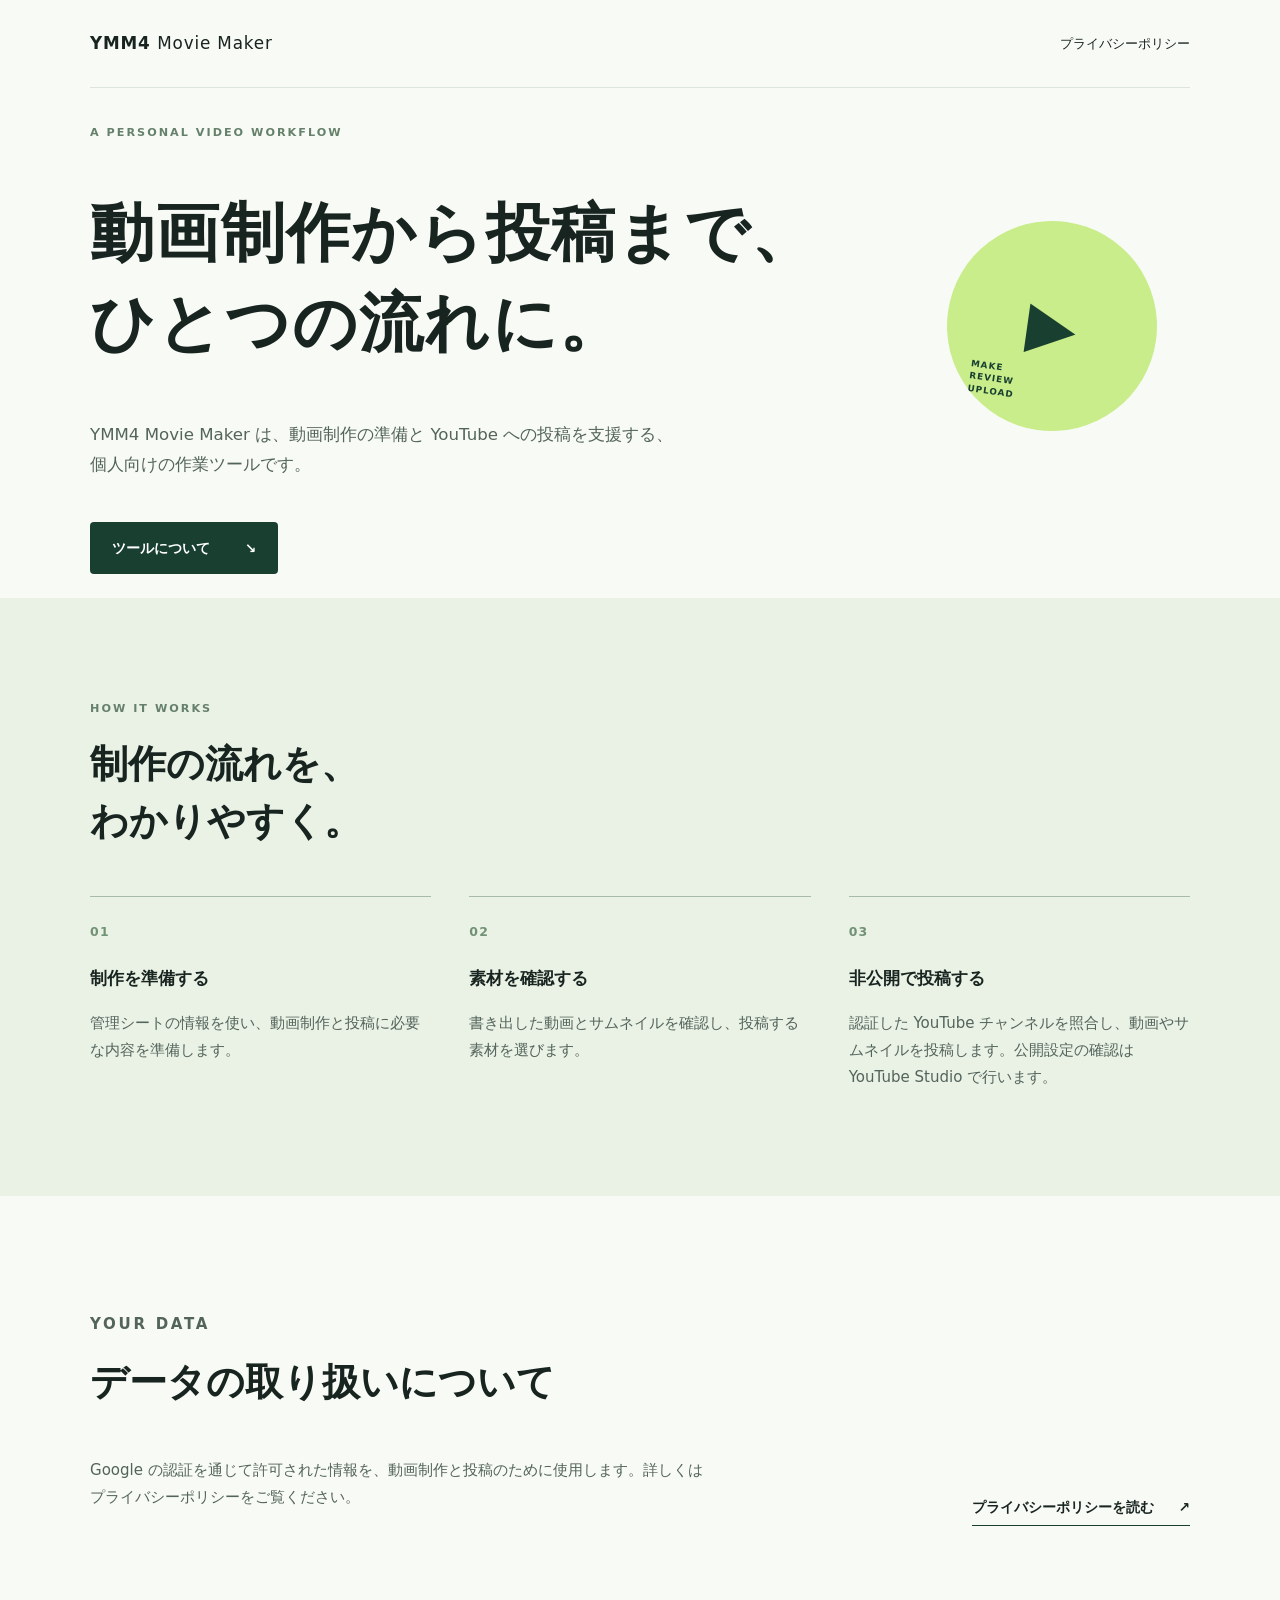
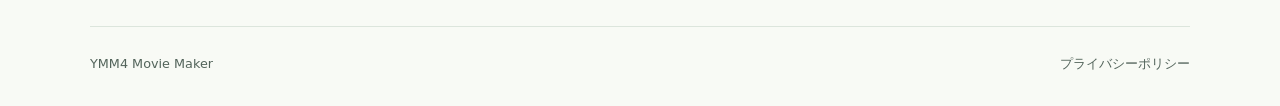
<file: index.html>
<!doctype html>
<html lang="ja">
<head>
  <meta charset="utf-8">
  <meta name="viewport" content="width=device-width, initial-scale=1">
  <meta name="description" content="YMM4 Movie Maker は動画の制作と YouTube への投稿を支援するツールです。">
  <title>YMM4 Movie Maker</title>
  <link rel="stylesheet" href="./style.css">
</head>
<body>
  <header class="header wrap"><a class="brand" href="./">YMM4 <span>Movie Maker</span></a><nav aria-label="メインナビゲーション"><a href="./privacy.html">プライバシーポリシー</a></nav></header>
  <main>
    <section class="hero wrap"><p class="eyebrow">A PERSONAL VIDEO WORKFLOW</p><h1>動画制作から投稿まで、<br>ひとつの流れに。</h1><p class="lead">YMM4 Movie Maker は、動画制作の準備と YouTube への投稿を支援する、個人向けの作業ツールです。</p><a class="button" href="#workflow">ツールについて <span aria-hidden="true">↘</span></a><div class="hero-mark" aria-hidden="true"><div class="play">▶</div><span>MAKE<br>REVIEW<br>UPLOAD</span></div></section>
    <section class="workflow" id="workflow"><div class="wrap"><div class="section-head"><p class="eyebrow">HOW IT WORKS</p><h2>制作の流れを、<br>わかりやすく。</h2></div><div class="steps"><article><span>01</span><h3>制作を準備する</h3><p>管理シートの情報を使い、動画制作と投稿に必要な内容を準備します。</p></article><article><span>02</span><h3>素材を確認する</h3><p>書き出した動画とサムネイルを確認し、投稿する素材を選びます。</p></article><article><span>03</span><h3>非公開で投稿する</h3><p>認証した YouTube チャンネルを照合し、動画やサムネイルを投稿します。公開設定の確認は YouTube Studio で行います。</p></article></div></div></section>
    <section class="privacy-callout wrap"><div><p class="eyebrow">YOUR DATA</p><h2>データの取り扱いについて</h2><p>Google の認証を通じて許可された情報を、動画制作と投稿のために使用します。詳しくはプライバシーポリシーをご覧ください。</p></div><a class="text-link" href="./privacy.html">プライバシーポリシーを読む <span aria-hidden="true">↗</span></a></section>
  </main>
  <footer class="wrap footer"><span>YMM4 Movie Maker</span><a href="./privacy.html">プライバシーポリシー</a></footer>
</body>
</html>
</file>
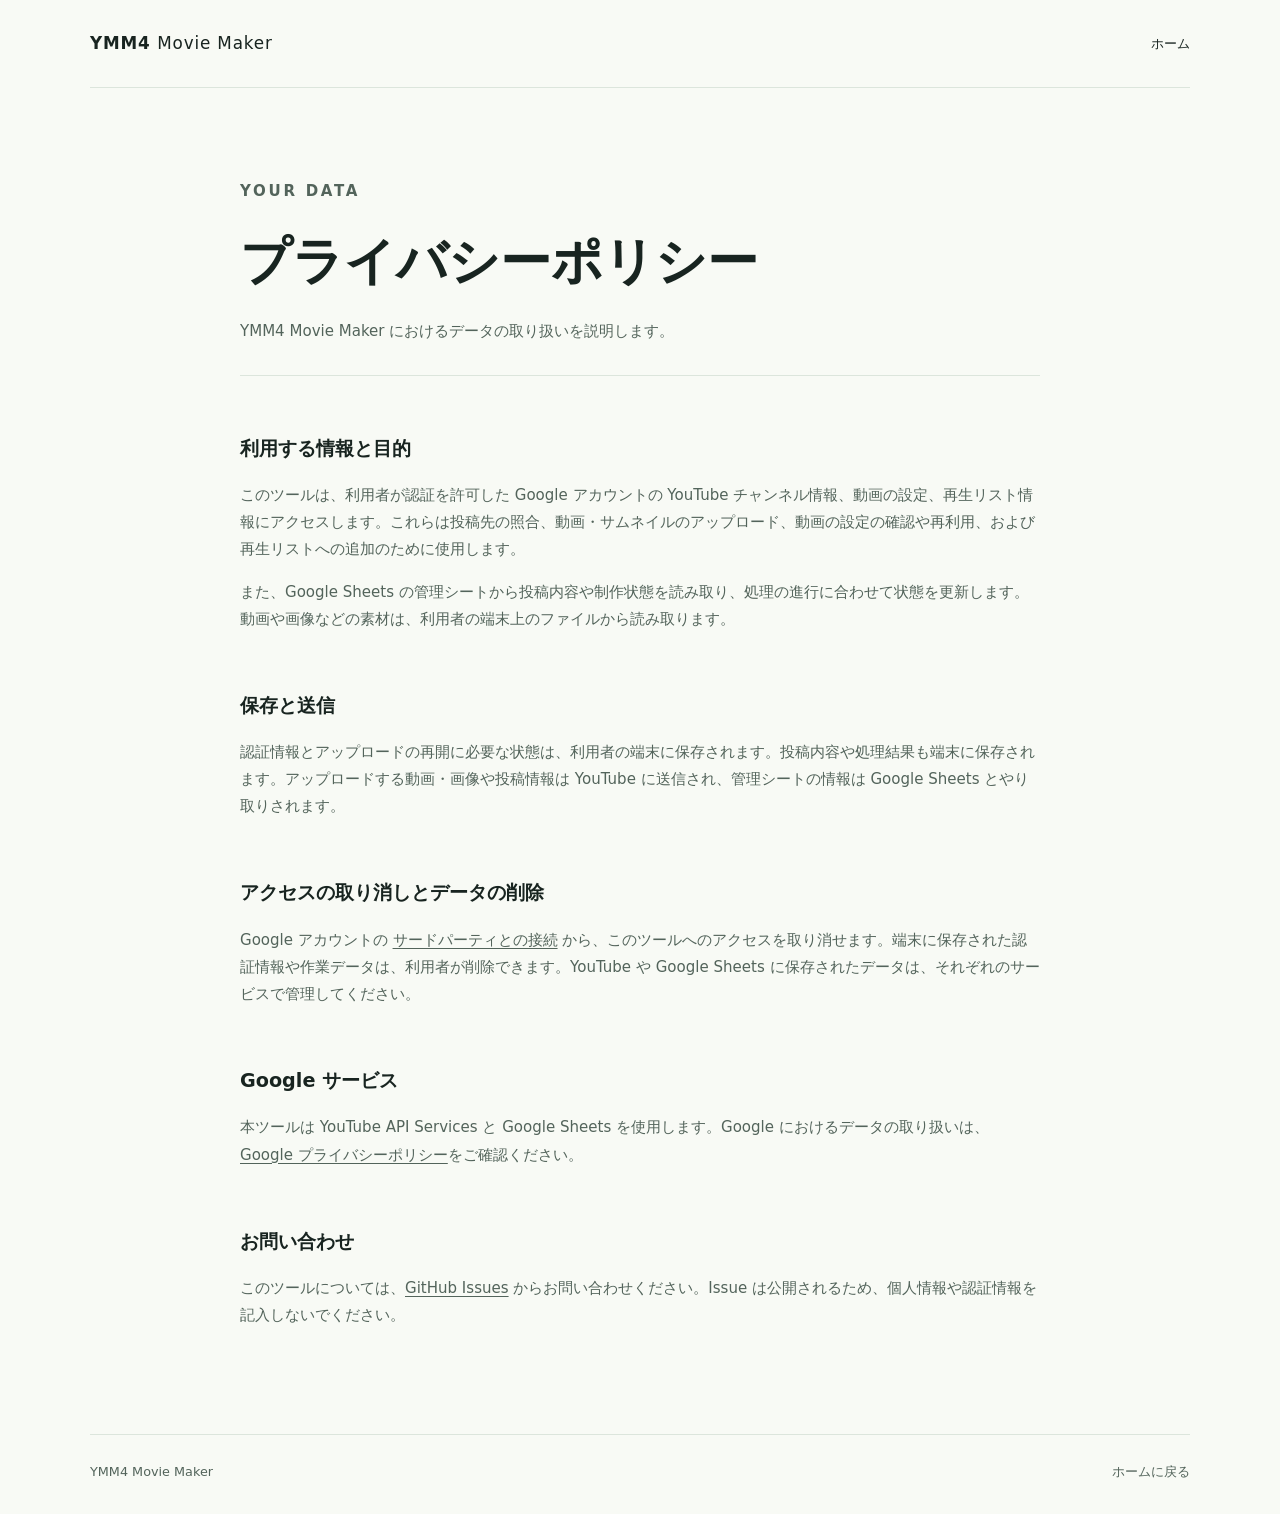
<file: privacy.html>
<!doctype html>
<html lang="ja">
<head>
  <meta charset="utf-8">
  <meta name="viewport" content="width=device-width, initial-scale=1">
  <meta name="description" content="YMM4 Movie Maker のプライバシーポリシー">
  <title>プライバシーポリシー | YMM4 Movie Maker</title>
  <link rel="stylesheet" href="./style.css">
</head>
<body>
  <header class="header wrap"><a class="brand" href="./">YMM4 <span>Movie Maker</span></a><nav aria-label="メインナビゲーション"><a href="./">ホーム</a></nav></header>
  <main class="policy wrap"><p class="eyebrow">YOUR DATA</p><h1>プライバシーポリシー</h1><p class="policy-intro">YMM4 Movie Maker におけるデータの取り扱いを説明します。</p>
    <section><h2>利用する情報と目的</h2><p>このツールは、利用者が認証を許可した Google アカウントの YouTube チャンネル情報、動画の設定、再生リスト情報にアクセスします。これらは投稿先の照合、動画・サムネイルのアップロード、動画の設定の確認や再利用、および再生リストへの追加のために使用します。</p><p>また、Google Sheets の管理シートから投稿内容や制作状態を読み取り、処理の進行に合わせて状態を更新します。動画や画像などの素材は、利用者の端末上のファイルから読み取ります。</p></section>
    <section><h2>保存と送信</h2><p>認証情報とアップロードの再開に必要な状態は、利用者の端末に保存されます。投稿内容や処理結果も端末に保存されます。アップロードする動画・画像や投稿情報は YouTube に送信され、管理シートの情報は Google Sheets とやり取りされます。</p></section>
    <section><h2>アクセスの取り消しとデータの削除</h2><p>Google アカウントの <a href="https://security.google.com/settings/security/permissions">サードパーティとの接続</a> から、このツールへのアクセスを取り消せます。端末に保存された認証情報や作業データは、利用者が削除できます。YouTube や Google Sheets に保存されたデータは、それぞれのサービスで管理してください。</p></section>
    <section><h2>Google サービス</h2><p>本ツールは YouTube API Services と Google Sheets を使用します。Google におけるデータの取り扱いは、<a href="https://policies.google.com/privacy">Google プライバシーポリシー</a>をご確認ください。</p></section>
    <section><h2>お問い合わせ</h2><p>このツールについては、<a href="https://github.com/sw2x/ymm4-movie-maker-info/issues">GitHub Issues</a> からお問い合わせください。Issue は公開されるため、個人情報や認証情報を記入しないでください。</p></section>
  </main>
  <footer class="wrap footer"><span>YMM4 Movie Maker</span><a href="./">ホームに戻る</a></footer>
</body>
</html>
</file>
<file: style.css>
:root{color-scheme:light;--ink:#182420;--muted:#53645b;--line:#dce5dc;--paper:#f8faf5;--accent:#c9ed8a;--deep:#183f30}*{box-sizing:border-box}html{scroll-behavior:smooth}body{margin:0;background:var(--paper);color:var(--ink);font-family:"Yu Gothic",Meiryo,system-ui,sans-serif;line-height:1.8}a{color:inherit}.wrap{width:min(1100px,calc(100% - 48px));margin:auto}.header{height:88px;display:flex;align-items:center;justify-content:space-between;border-bottom:1px solid var(--line)}.brand{text-decoration:none;font-size:1.05rem;font-weight:800;letter-spacing:.05em}.brand span{font-weight:500}.header nav a,.footer a{font-size:.82rem;text-decoration:none}.header a:hover,.footer a:hover{text-decoration:underline}.hero{position:relative;min-height:510px;display:flex;flex-direction:column;align-items:flex-start;justify-content:center;overflow:hidden}.eyebrow{color:#66816b;font-size:.7rem;font-weight:800;letter-spacing:.18em}.hero h1{font-size:clamp(2.3rem,5vw,4rem);line-height:1.4;letter-spacing:.02em;margin:.55em 0}.lead{color:var(--muted);max-width:590px;font-size:1.04rem}.button{background:var(--deep);color:white;text-decoration:none;padding:14px 22px;border-radius:4px;margin-top:25px;font-size:.85rem;font-weight:700}.button span{margin-left:30px}.hero-mark{position:absolute;right:3%;top:26%;width:210px;height:210px;background:var(--accent);border-radius:50%;display:grid;place-items:center;transform:rotate(8deg);color:var(--deep)}.hero-mark .play{font-size:4rem;line-height:1}.hero-mark span{position:absolute;bottom:26px;left:30px;font-size:.55rem;line-height:1.4;font-weight:800;letter-spacing:.12em}.workflow{background:#eaf1e5;padding:90px 0}.section-head h2,.privacy-callout h2{font-size:clamp(1.6rem,3vw,2.4rem);line-height:1.5;margin:.4em 0 1.2em}.steps{display:grid;grid-template-columns:repeat(3,1fr);gap:38px}.steps article{border-top:1px solid #a8baa8;padding-top:20px}.steps span{color:#719275;font-size:.78rem;font-weight:800;letter-spacing:.1em}.steps h3{font-size:1.05rem}.steps p,.privacy-callout p,.policy p{color:var(--muted);font-size:.94rem}.privacy-callout{display:flex;justify-content:space-between;gap:48px;align-items:end;padding-top:100px;padding-bottom:100px}.privacy-callout p{max-width:620px}.text-link{white-space:nowrap;text-decoration:none;border-bottom:1px solid var(--deep);padding-bottom:6px;font-size:.85rem;font-weight:700}.text-link span{margin-left:20px}.footer{border-top:1px solid var(--line);padding-top:25px;padding-bottom:30px;display:flex;justify-content:space-between;font-size:.8rem;color:var(--muted)}.policy{max-width:800px;padding-top:75px;padding-bottom:90px}.policy h1{font-size:clamp(2rem,4vw,3.3rem);line-height:1.4;margin:.4em 0}.policy-intro{padding-bottom:30px;border-bottom:1px solid var(--line)}.policy section{padding-top:25px}.policy h2{font-size:1.2rem}.policy p a{text-underline-offset:3px}@media(max-width:740px){.wrap{width:min(100% - 36px,1100px)}.header{height:72px}.hero{min-height:520px;padding-top:45px;padding-bottom:45px}.hero h1{font-size:2.2rem}.hero-mark{position:relative;right:auto;top:auto;width:115px;height:115px;align-self:flex-end;margin-top:-20px;opacity:.85}.hero-mark .play{font-size:2.3rem}.hero-mark span{bottom:14px;left:16px;font-size:.4rem}.steps{grid-template-columns:1fr;gap:20px}.workflow{padding:65px 0}.privacy-callout{display:block;padding-top:65px;padding-bottom:65px}.text-link{display:inline-block;margin-top:15px;white-space:normal}.policy{padding-top:50px}.footer{gap:15px}}
</file>
